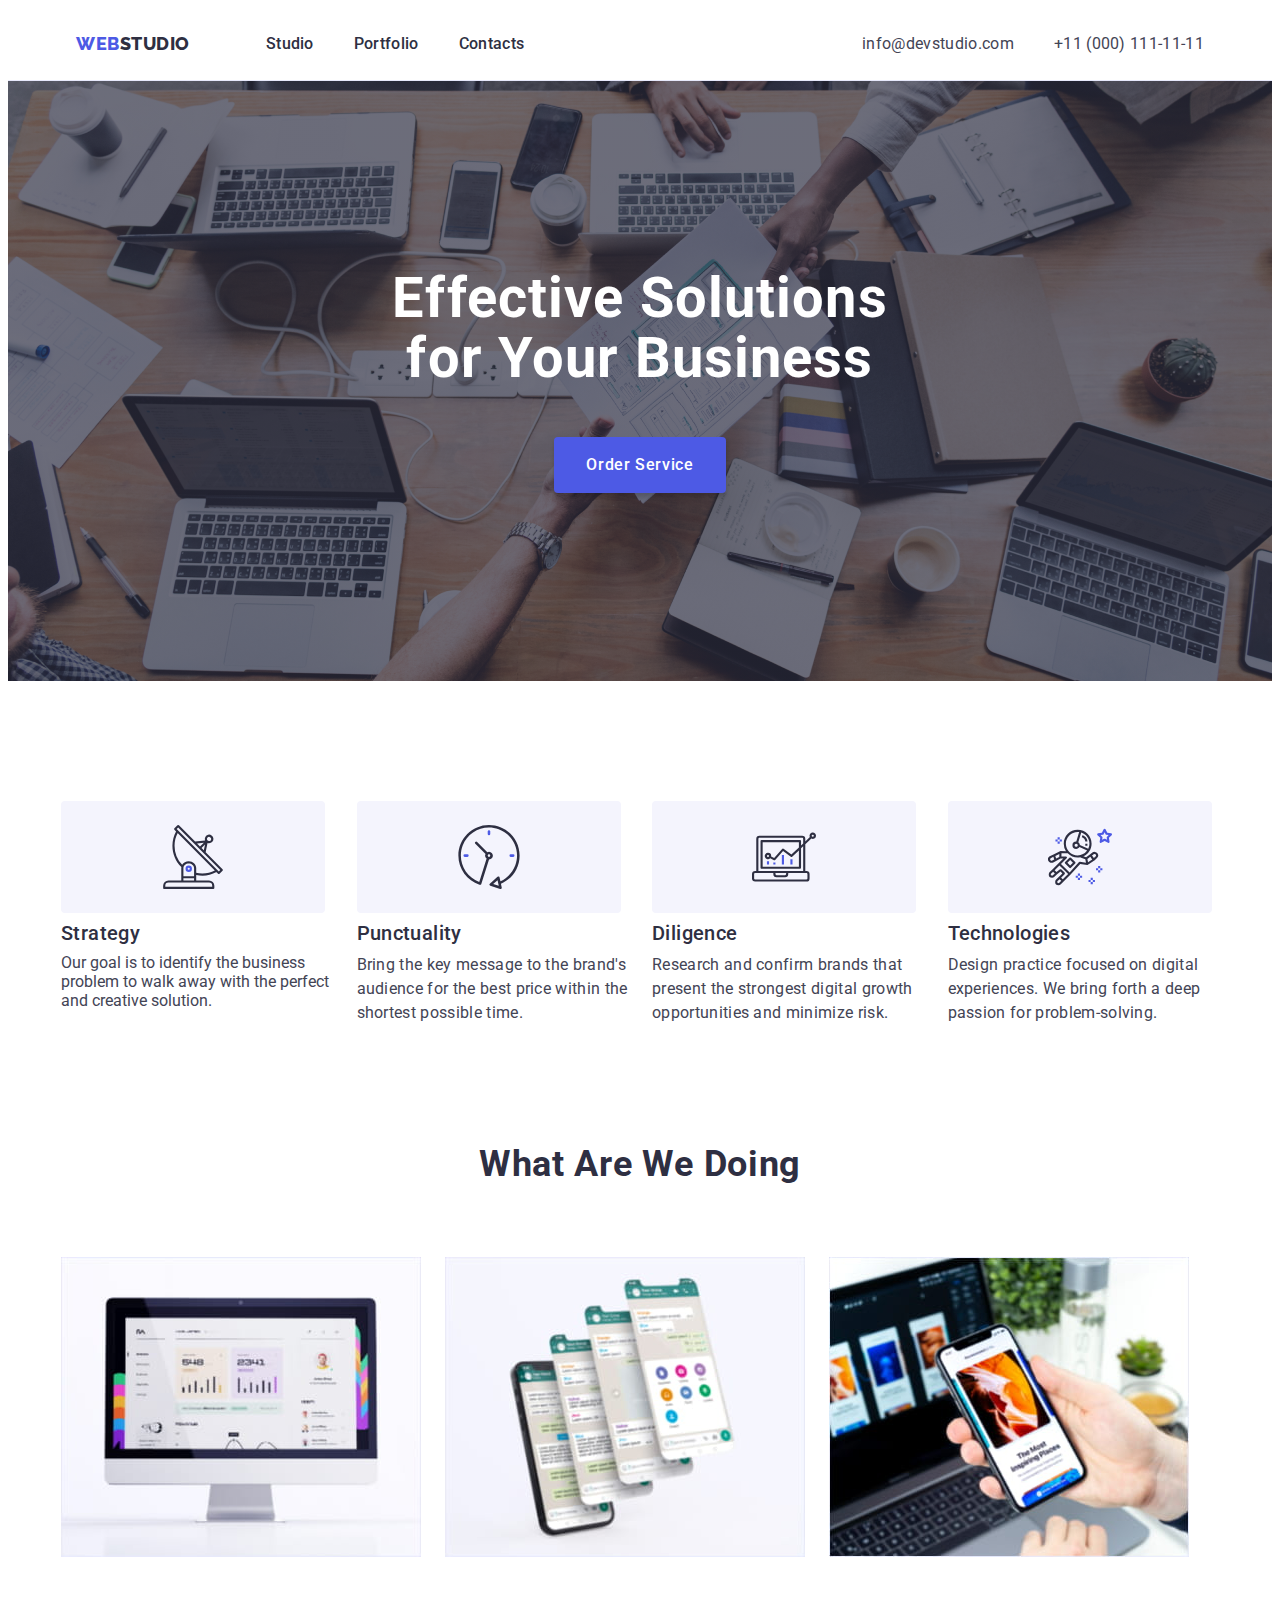
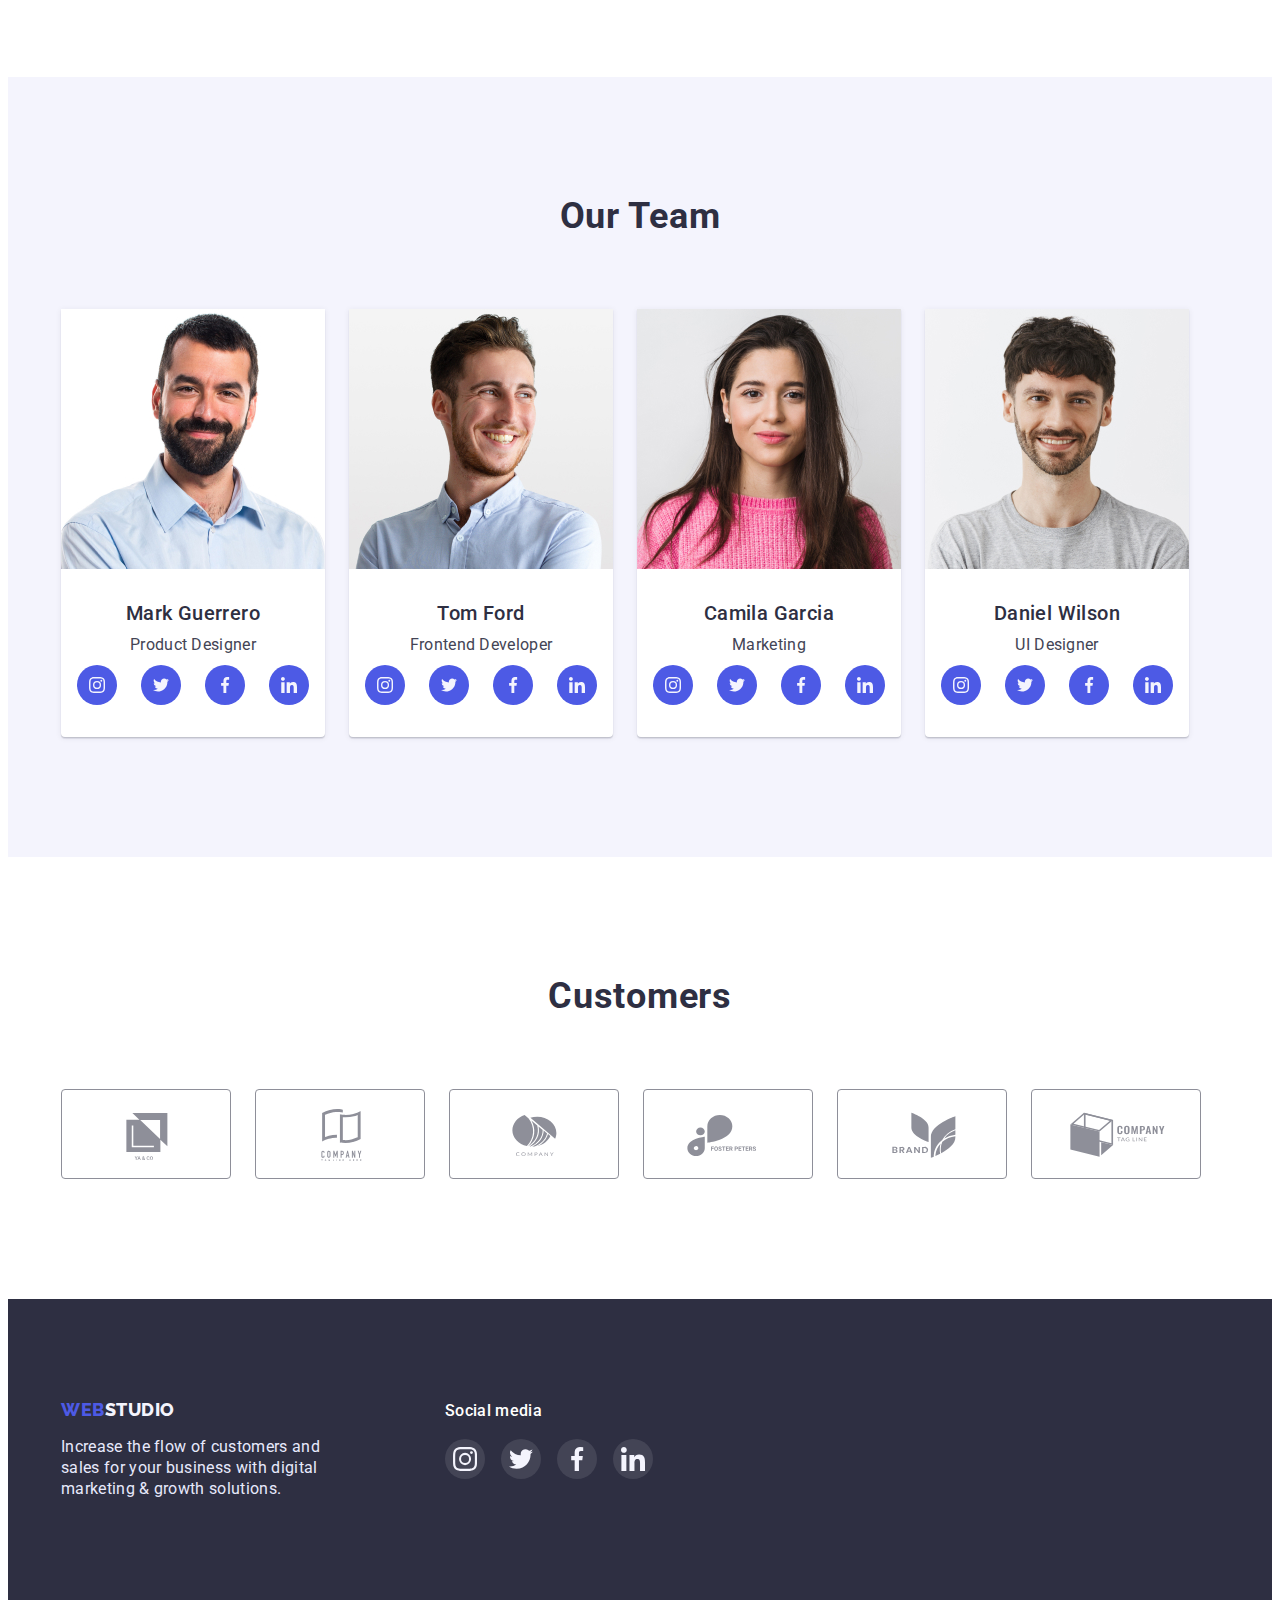
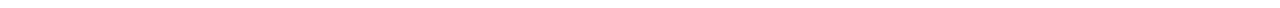
<file: index.html>
<!DOCTYPE html>
<html lang="en">
<head>
    <meta charset="UTF-8">
    <meta http-equiv="X-UA-Compatible" content="IE=edge">
    <meta name="viewport" content="width=device-width, initial-scale=1.0">
    <title>Студія</title>
    <link rel="preconnect" href="https://fonts.googleapis.com">
    <link rel="preconnect" href="https://fonts.gstatic.com" crossorigin>
    <link rel="preconnect" href="https://fonts.googleapis.com">
    <link rel="preconnect" href="https://fonts.gstatic.com" crossorigin>
    <link href="https://fonts.googleapis.com/css2?family=Raleway:wght@800&family=Roboto:wght@400;500;700;900&display=swap"
        rel="stylesheet">
    <link rel="stylesheet" href="https://cdnjs.cloudflare.com/ajax/libs/modern-normalize/1.1.0/modern-normalize.min.css"
        integrity="sha512-wpPYUAdjBVSE4KJnH1VR1HeZfpl1ub8YT/NKx4PuQ5NmX2tKuGu6U/JRp5y+Y8XG2tV+wKQpNHVUX03MfMFn9Q=="
        crossorigin="anonymous" referrerpolicy="no-referrer" />
    <link rel="stylesheet" href="./css/styles.css">
</head>
<body>
    <header class="header">
        <div class="container header-box">
            <nav class="nav-box">
                <a href="./index.html" class="logo link">Web<span class="logo-part">Studio</span></a>
                <ul class="list nav-box-list">
                    <li><a class="list-item link" href="./index.html">Studio</a></li>
                    <li><a class="list-item link" href="./portfolio.html" target="_blank" rel="noreferrer noopener nofollow">Portfolio</a></li>
                    <li><a class="list-item link" href="">Contacts</a></li>
                </ul>
            </nav>
            <address class="address address-box">
                <ul class="list address-box-list">
                    <li><a class="contacts-list-item link" href="mailto:info@devstudio.com">info@devstudio.com</a></li>
                    <li><a class="contacts-list-item link" href="tel:+110001111111">+11 (000) 111-11-11</a></li>
                </ul>
            </address>
        </div>
    </header>
    <main>
        <section class="hero-section">
            <div class="container hero-container hero-bg">
                <h1 class="hero-heading hero-heading-box">Effective Solutions for Your Business</h1>
                <button type="button" class="order-service-button hero-button-box">Order Service</button>
            </div>
        </section>
        <section>
            <div class="container features-box section">
                <h2 class="visually-hidden">Our features</h2>
                <ul class="list features-list-box">
                    <li class="features-list-item">
                        <div class="features-illustration">
                            <svg width="64" height="64">
                                <use href="./images/sprite-icons.svg#antenna"></use>
                            </svg>
                        </div>
                        <h3 class="features-item-heading">Strategy</h3>
                        <p class="features-list-item-description">
                            Our goal is to identify the business
                            problem to walk away with the perfect and creative solution.
                        </p>
                    </li>
                    <li class="features-list-item">
                        <div class="features-illustration">
                            <svg width="64" height="64">
                                <use href="./images/sprite-icons.svg#clock"></use>
                            </svg>
                        </div>
                        <h3 class="features-item-heading">Punctuality</h3>
                        <p class="features-item-description">
                            Bring the key message to the brand's audience for the best
                            price within the shortest possible time.
                        </p>
                    </li>
                    <li class="features-list-item">
                        <div class="features-illustration">
                            <svg width="64" height="64">
                                <use href="./images/sprite-icons.svg#diagram"></use>
                            </svg>
                        </div>
                        <h3 class="features-item-heading">Diligence</h3>
                        <p class="features-item-description">
                            Research and confirm brands that present the strongest digital
                            growth opportunities and minimize risk.
                        </p>
                    </li>
                    <li class="features-list-item">
                        <div class="features-illustration">
                            <svg width="64" height="64">
                                <use href="./images/sprite-icons.svg#astronaut"></use>
                            </svg>
                        </div>
                        <h3 class="features-item-heading">Technologies</h3>
                        <p class="features-item-description">
                            Design practice focused on digital experiences. We bring forth
                            a deep passion for problem-solving.
                        </p>
                    </li>
                </ul>
            </div>
        </section>
        <section>
            <div class="container section products-box">
                <h2 class="products-heading">What are we doing</h2>
                <ul class="list products-list-box">
                    <li>
                        <img src="./images/img-1.jpg" alt="for computer" width="360" height="300">
                    </li>
                    <li>
                        <img src="./images/img-2.jpg" alt="for mobile" width="360" height="300">
                    </li>
                    <li>
                        <img src="./images/img-3.jpg" alt="for computer and mobile" width="360" height="300">
                    </li>
                </ul>
            </div>
        </section>
        <section class="team-section">
            <div class="container section">
                <h2 class="team-heading">Our Team</h2>
                <ul class="list team-list-box">
                    <li class="team-item-box">
                        <img src="./images/photo-1.jpg" alt="Mark Guerrero Product Designer" width="264" height="260">
                        <div class="team-position">
                            <h3 class="team-item-heading">Mark Guerrero</h3>
                            <p class="team-item-description">Product Designer</p>
                            <ul class="list team-social">
                                <li class="social-item">
                                    <a class="link social-link" href="https://www.instagram.com/" target="_blank" rel="noreferrer noopener nofollow">
                                        <svg width="16" height="16">
                                            <use href="./images/sprite-icons.svg#instagram"></use>
                                        </svg>
                                    </a>
                                </li>
                                <li class="social-item">
                                    <a class="link social-link" href="https://twitter.com/?lang=uk" target="_blank" rel="noreferrer noopener nofollow">
                                        <svg width="16" height="16">
                                            <use href="./images/sprite-icons.svg#twitter"></use>
                                        </svg>
                                    </a>
                                </li>
                                <li class="social-item">
                                    <a class="link social-link" href="https://uk-ua.facebook.com/" target="_blank" rel="noreferrer noopener nofollow">
                                        <svg width="16" height="16">
                                            <use href="./images/sprite-icons.svg#facebook"></use>
                                        </svg>
                                    </a>
                                </li>
                                <li class="social-item">
                                    <a class="link social-link" href="https://www.linkedin.com/"  target="_blank" rel="noreferrer noopener nofollow">
                                        <svg width="16" height="16">
                                            <use href="./images/sprite-icons.svg#linkedin"></use>
                                        </svg>
                                    </a>
                                </li>
                            </ul>
                        </div>
                    </li>
                    <li class="team-item-box">
                        <img src="./images/photo-2.jpg" alt="Tom Ford Frontend Developer" width="264" height="260">
                        <div class="team-position">
                            <h3 class="team-item-heading">Tom Ford</h3>
                            <p class="team-item-description">Frontend Developer</p>
                            <ul class="list team-social">
                                <li class="social-item">
                                    <a class="link social-link" href="https://www.instagram.com/" target="_blank" rel="noreferrer noopener nofollow">
                                        <svg width="16" height="16">
                                            <use href="./images/sprite-icons.svg#instagram"></use>
                                        </svg>
                                    </a>
                                </li>
                                <li class="social-item">
                                    <a class="link social-link" href="https://twitter.com/?lang=uk" target="_blank" rel="noreferrer noopener nofollow">
                                        <svg width="16" height="16">
                                            <use href="./images/sprite-icons.svg#twitter"></use>
                                        </svg>
                                    </a>
                                </li>
                                <li class="social-item">
                                    <a class="link social-link" href="https://uk-ua.facebook.com/" target="_blank" rel="noreferrer noopener nofollow">
                                        <svg width="16" height="16">
                                            <use href="./images/sprite-icons.svg#facebook"></use>
                                        </svg>
                                    </a>
                                </li>
                                <li class="social-item">
                                    <a class="link social-link" href="https://www.linkedin.com/" target="_blank" rel="noreferrer noopener nofollow">
                                        <svg width="16" height="16">
                                            <use href="./images/sprite-icons.svg#linkedin"></use>
                                        </svg>
                                    </a>
                                </li>
                            </ul>
                        </div>
                    </li>
                    <li class="team-item-box">
                        <img src="./images/photo-3.jpg" alt="Camila Garcia Marketing" width="264" height="260">
                        <div class="team-position">
                            <h3 class="team-item-heading">Camila Garcia</h3>
                            <p class="team-item-description">Marketing</p>
                            <ul class="list team-social">
                                <li class="social-item">
                                    <a class="link social-link" href="https://www.instagram.com/" target="_blank" rel="noreferrer noopener nofollow">
                                        <svg width="16" height="16">
                                            <use href="./images/sprite-icons.svg#instagram"></use>
                                        </svg>
                                    </a>
                                </li>
                                <li class="social-item">
                                    <a class="link social-link" href="https://twitter.com/?lang=uk" target="_blank" rel="noreferrer noopener nofollow">
                                        <svg width="16" height="16">
                                            <use href="./images/sprite-icons.svg#twitter"></use>
                                        </svg>
                                    </a>
                                </li>
                                <li class="social-item">
                                    <a class="link social-link" href="https://uk-ua.facebook.com/" target="_blank" rel="noreferrer noopener nofollow">
                                        <svg width="16" height="16">
                                            <use href="./images/sprite-icons.svg#facebook"></use>
                                        </svg>
                                    </a>
                                </li>
                                <li class="social-item">
                                    <a class="link social-link" href="https://www.linkedin.com/" target="_blank" rel="noreferrer noopener nofollow">
                                        <svg width="16" height="16">
                                            <use href="./images/sprite-icons.svg#linkedin"></use>
                                        </svg>
                                    </a>
                                </li>
                            </ul>
                        </div>
                    </li>
                    <li class="team-item-box">
                        <img src="./images/photo-4.jpg" alt="Daniel Wilson UI Designer" width="264" height="260">
                        <div class="team-position">
                            <h3 class="team-item-heading">Daniel Wilson</h3>
                            <p class="team-item-description">UI Designer</p>
                            <ul class="list team-social">
                                <li class="social-item">
                                    <a class="link social-link" href="https://www.instagram.com/" target="_blank" rel="noreferrer noopener nofollow">
                                        <svg width="16" height="16">
                                            <use href="./images/sprite-icons.svg#instagram"></use>
                                        </svg>
                                    </a>
                                </li>
                                <li class="social-item">
                                    <a class="link social-link" href="https://twitter.com/?lang=uk" target="_blank" rel="noreferrer noopener nofollow">
                                        <svg width="16" height="16">
                                            <use href="./images/sprite-icons.svg#twitter"></use>
                                        </svg>
                                    </a>
                                </li>
                                <li class="social-item">
                                    <a class="link social-link" href="https://uk-ua.facebook.com/" target="_blank" rel="noreferrer noopener nofollow">
                                        <svg width="16" height="16">
                                            <use href="./images/sprite-icons.svg#facebook"></use>
                                        </svg>
                                    </a>
                                </li>
                                <li class="social-item">
                                    <a class="link social-link" href="https://www.linkedin.com/" target="_blank" rel="noreferrer noopener nofollow">
                                        <svg width="16" height="16">
                                            <use href="./images/sprite-icons.svg#linkedin"></use>
                                        </svg>
                                    </a>
                                </li>
                            </ul>
                        </div>
                    </li>
                </ul>
            </div>
        </section>
        <section>
            <div class="container section">
                <h2 class="customers-heading">Customers</h2>
                <ul class="list customers-list">
                    <li>
                        <a href="" class="customer-link link">
                            <svg class="customer-icon">
                                <use href="./images/sprite-icons.svg#customers-logo-1"></use>
                            </svg>
                        </a>
                    </li>
                    <li>
                        <a href="" class="customer-link link">
                            <svg class="customer-icon">
                                <use href="./images/sprite-icons.svg#customers-logo-2"></use>
                            </svg>
                        </a>
                    </li>
                    <li>
                        <a href="" class="customer-link link">
                            <svg class="customer-icon">
                                <use href="./images/sprite-icons.svg#customers-logo-3"></use>
                            </svg>
                        </a>
                    </li>
                    <li>
                        <a href="" class="customer-link link">
                            <svg class="customer-icon">
                                <use href="./images/sprite-icons.svg#customers-logo-4"></use>
                            </svg>
                        </a>
                    </li>
                    <li>
                        <a href="" class="customer-link link">
                            <svg class="customer-icon">
                                <use href="./images/sprite-icons.svg#customers-logo-5"></use>
                            </svg>
                        </a>
                    </li>
                    <li>
                        <a href="" class="customer-link link">
                            <svg class="customer-icon">
                                <use href="./images/sprite-icons.svg#customers-logo-6"></use>
                            </svg>
                        </a>
                    </li>
                </ul>
            </div>
        </section>
    </main>
    <footer class="footer">
        <div class="container footer-box">
            <div class="footer-info">
                <a href="./index.html" class="logo link">Web<span class="logo-part-footer">Studio</span></a>
                <p class="footer-description">Increase the flow of customers and sales for your business with digital marketing
                    & growth solutions.
                </p>
            </div>
            <div class="container footer-social">
                <h3 class="footer-social-header">Social media</h3>
                <ul class="list footer-social-list">
                    <li class="footer-social-item">
                        <a class="link footer-social-link" href="https://www.instagram.com/" target="_blank" rel="noreferrer noopener nofollow">
                            <svg width="24" height="24">
                                <use href="./images/sprite-icons.svg#instagram"></use>
                            </svg>
                        </a>
                    </li>
                    <li class="footer-social-item">
                        <a class="link footer-social-link" href="https://twitter.com/?lang=uk" target="_blank" rel="noreferrer noopener nofollow">
                            <svg width="24" height="24">
                                <use href="./images/sprite-icons.svg#twitter"></use>
                            </svg>
                        </a>
                    </li>
                    <li class="footer-social-item">
                        <a class="link footer-social-link" href="https://uk-ua.facebook.com/" target="_blank" rel="noreferrer noopener nofollow">
                            <svg width="24" height="24">
                                <use href="./images/sprite-icons.svg#facebook"></use>
                            </svg>
                        </a>
                    </li>
                    <li class="footer-social-item">
                        <a class="link footer-social-link" href="https://www.linkedin.com/" target="_blank" rel="noreferrer noopener nofollow">
                            <svg width="24" height="24">
                                <use href="./images/sprite-icons.svg#linkedin"></use>
                            </svg>
                        </a>
                    </li>
                </ul>
            </div>
        </div>
    </footer>
</body>
</html>
</file>
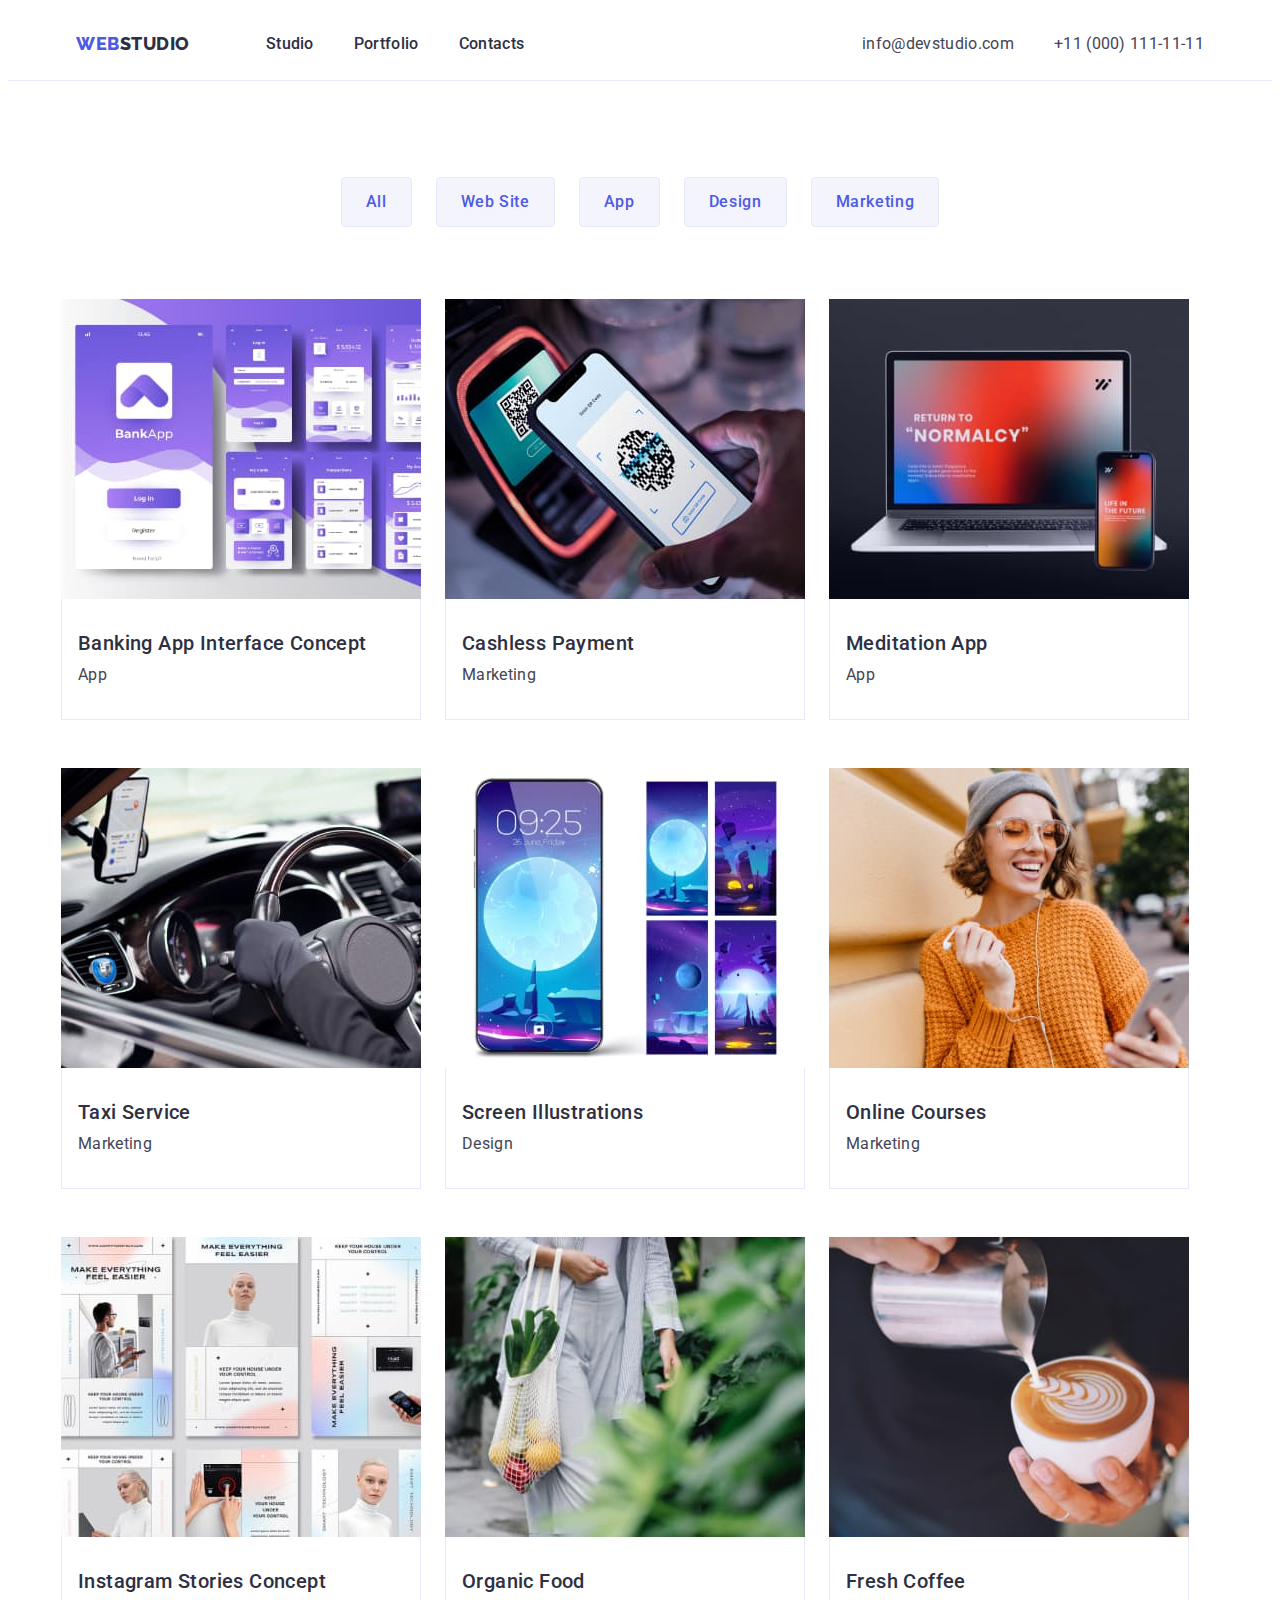
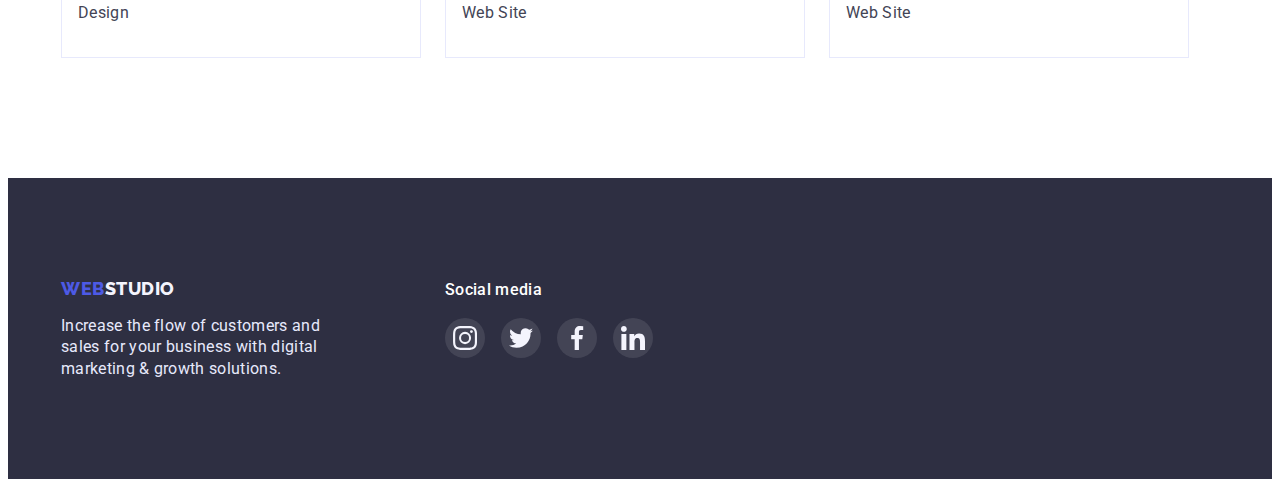
<file: portfolio.html>
<!DOCTYPE html>
<html lang="en">

<head>
    <meta charset="UTF-8">
    <meta http-equiv="X-UA-Compatible" content="IE=edge">
    <meta name="viewport" content="width=device-width, initial-scale=1.0">
    <title>Портфоліо</title>
    <link rel="preconnect" href="https://fonts.googleapis.com">
    <link rel="preconnect" href="https://fonts.gstatic.com" crossorigin>
    <link href="https://fonts.googleapis.com/css2?family=Raleway:wght@800&family=Roboto:wght@400;500;700;900&display=swap"
        rel="stylesheet">
    <link rel="stylesheet" href="https://cdnjs.cloudflare.com/ajax/libs/modern-normalize/1.1.0/modern-normalize.min.css"
        integrity="sha512-wpPYUAdjBVSE4KJnH1VR1HeZfpl1ub8YT/NKx4PuQ5NmX2tKuGu6U/JRp5y+Y8XG2tV+wKQpNHVUX03MfMFn9Q=="
        crossorigin="anonymous" referrerpolicy="no-referrer" />
    <link rel="stylesheet" href="./css/styles.css">
</head>

<body>
    <header class="header">
        <div class="container header-box">
            <nav class="nav-box">
                <a href="./index.html" class="logo link">Web<span class="logo-part">Studio</span></a>
                <ul class="list nav-box-list">
                    <li><a class="list-item link" href="./index.html" target="_blank" rel="noreferrer noopener nofollow">Studio</a></li>
                    <li><a class="list-item link" href="./portfolio.html">Portfolio</a></li>
                    <li><a class="list-item link" href="">Contacts</a></li>
                </ul>
            </nav>
            <address class="address address-box">
                <ul class="list address-box-list">
                    <li><a class="contacts-list-item link" href="mailto:info@devstudio.com">info@devstudio.com</a></li>
                    <li><a class="contacts-list-item link" href="tel:+110001111111">+11 (000) 111-11-11</a></li>
                </ul>
            </address>
        </div>
    </header>
    <main>
        <section>
            <div class="container portfolio">
                <h1 class="visually-hidden">Portfolio</h1>
                <ul class="list buttons-box">
                    <li>
                        <button type="button" class="filter-button">All</button>
                    </li>
                    <li>
                        <button type="button" class="filter-button">Web Site</button>
                    </li>
                    <li>
                        <button type="button" class="filter-button">App</button>
                    </li>
                    <li>
                        <button type="button" class="filter-button">Design</button>
                    </li>
                    <li>
                        <button type="button" class="filter-button">Marketing</button>
                    </li>
                </ul>
                <ul class="list filters-box">
                    <li>
                        <a href="" class="filter-item link"><img src="./images/portfolio-1-1.jpg" alt="BankingcApp" width="360" height="300">
                            <div class="item-text">
                                <h2 class="filter-item-heading">Banking App Interface Concept</h2>
                                <p class="filter-item-description">App</p>
                            </div>
                        </a>
                    </li>
                    <li>
                        <a href="" class="filter-item link"><img src="./images/portfolio-1-2.jpg" alt="Marketing" width="360" height="300">
                            <div class="item-text">
                                <h2 class="filter-item-heading">Cashless Payment</h2>
                                <p class="filter-item-description">Marketing</p>
                            </div>
                        </a>
                    </li>
                    <li>
                        <a href="" class="filter-item link"><img src="./images/portfolio-1-3.jpg" alt="Meditaion App" width="360" height="300">
                            <div class="item-text">
                                <h2 class="filter-item-heading">Meditation App</h2>
                                <p class="filter-item-description">App</p>
                            </div>
                        </a>
                    </li>
                    <li>
                        <a href="" class="filter-item link"><img src="./images/portfolio-2-1.jpg" alt="Taxi Service" width="360" height="300">
                            <div class="item-text">
                                <h2 class="filter-item-heading">Taxi Service</h2>
                                <p class="filter-item-description">Marketing</p>
                            </div>
                        </a>
                    </li>
                    <li>
                        <a href="" class="filter-item link"><img src="./images/portfolio-2-2.jpg" alt="Screen Illustrations" width="360"
                                height="300">
                            <div class="item-text">
                                <h2 class="filter-item-heading">Screen Illustrations</h2>
                                <p class="filter-item-description">Design</p>
                            </div>
                        </a>
                    </li>
                    <li>
                        <a href="" class="filter-item link"><img src="./images/portfolio-2-3.jpg" alt="Online Courses" width="360" height="300">
                            <div class="item-text">
                                <h2 class="filter-item-heading">Online Courses</h2>
                                <p class="filter-item-description">Marketing</p>
                            </div>
                        </a>
                    </li>
                    <li>
                        <a href="" class="filter-item link"><img src="./images/portfolio-3-1.jpg" alt="Instagram Stories Concept" width="360"
                                height="300">
                            <div class="item-text">
                                <h2 class="filter-item-heading">Instagram Stories Concept</h2>
                                <p class="filter-item-description">Design</p>
                            </div>
                        </a>
                    </li>
                    <li>
                        <a href="" class="filter-item link"><img src="./images/portfolio-3-2.jpg" alt="Organic Food" width="360" height="300">
                            <div class="item-text">
                                <h2 class="filter-item-heading">Organic Food</h2>
                                <p class="filter-item-description">Web Site</p>
                            </div>
                        </a>
                    </li>
                    <li>
                        <a href="" class="filter-item link"><img src="./images/portfolio-3-3.jpg" alt="Fresh Coffee" width="360" height="300">
                            <div class="item-text">
                                <h2 class="filter-item-heading">Fresh Coffee</h2>
                                <p class="filter-item-description">Web Site</p>
                            </div>
                        </a>
                    </li>
                </ul>
            </div>
        </section>
    </main>
    <footer class="footer">
        <div class="container footer-box">
            <div class="footer-info">
                <a href="./index.html" class="logo link">Web<span class="logo-part-footer">Studio</span></a>
                <p class="footer-description">Increase the flow of customers and sales for your business with digital
                    marketing
                    & growth solutions.
                </p>
            </div>
            <div class="container footer-social">
                <h3 class="footer-social-header">Social media</h3>
                <ul class="list footer-social-list">
                    <li class="footer-social-item">
                        <a class="link footer-social-link" href="https://www.instagram.com/" target="_blank"
                            rel="noreferrer noopener nofollow">
                            <svg width="24" height="24">
                                <use href="./images/sprite-icons.svg#instagram"></use>
                            </svg>
                        </a>
                    </li>
                    <li class="footer-social-item">
                        <a class="link footer-social-link" href="https://twitter.com/?lang=uk" target="_blank"
                            rel="noreferrer noopener nofollow">
                            <svg width="24" height="24">
                                <use href="./images/sprite-icons.svg#twitter"></use>
                            </svg>
                        </a>
                    </li>
                    <li class="footer-social-item">
                        <a class="link footer-social-link" href="https://uk-ua.facebook.com/" target="_blank"
                            rel="noreferrer noopener nofollow">
                            <svg width="24" height="24">
                                <use href="./images/sprite-icons.svg#facebook"></use>
                            </svg>
                        </a>
                    </li>
                    <li class="footer-social-item">
                        <a class="link footer-social-link" href="https://www.linkedin.com/" target="_blank"
                            rel="noreferrer noopener nofollow">
                            <svg width="24" height="24">
                                <use href="./images/sprite-icons.svg#linkedin"></use>
                            </svg>
                        </a>
                    </li>
                </ul>
            </div>
        </div>
    </footer>
</body>

</html>
</file>
<file: css/styles.css>
/* Main color:  #FFFFFF */
/* First color:  #2E2F42 */
/* Second color:  #F4F4FD */
/* Elements color: #4D5AE5  */
/* Hero button focus color: #404BBF  */
/* Primary text color(p): #434455 */



:root{
    --primary-bg-color: #ffffff;
    --first-bg-color: #2E2F42;
    --second-bg-color: #F4F4FD;
    --primary-text-color: #434455;
    --first-text-color: #2E2F42;
    --second-text-color: #ffffff;
    --header-hover-color: #404BBF;
    --order-service-button-color: #4D5AE5;
    --customers-icon-color: #8E8F99;
}

p,
h1,
h2,
h3,
h4,
h5,
h6 {
    margin: 0;
}

ul {
    padding-left: 0;
    margin: 0;
}

img {
    display: block;
    max-width: 100%;
    height: auto;
}

body {
    font-family: Roboto, sans-serif;
    color: var(--primary-text-color);

}

.container {
    display: block;
    width: 1158px;
    padding-left: 15px;
    padding-right: 15px;
    /* outline: 2px solid tomato; */
    margin: 0 auto;
    align-items: center;
}

.section {
    padding-top: 120px;
    padding-bottom: 120px;
}

/* Логотип */
.logo {
    font-family: Raleway, sans-serif;
    font-style: normal;
    font-weight: 800;
    font-size: 18px;
    line-height: 1.17;
    display: flex;
    align-items: center;
    letter-spacing: 0.03em;
    text-transform: uppercase;
    color: var(--order-service-button-color);
}

.link {
    text-decoration: none;
}

.logo-part {
    color: var(--first-bg-color);
}

/* Навігація */
.list {
    list-style: none;
}

.list-item {
    font-style: normal;
    font-weight: 500;
    font-size: 16px;
    line-height: 1.5;
    letter-spacing: 0.02em;
    color: var(--first-text-color);
}

.list-item:hover,
.list-item:focus {
    color: var(--header-hover-color)
}
.header {
    display: flex;
    border-bottom: 1px solid #E7E9FC;
} 

.header-box {
    box-sizing: border-box;
    background: #FFFFFF;
    display: flex;
    justify-content: space-between;
    padding-top: 24px;
    padding-bottom: 24px;
}

.nav-box {
    display: flex;
    align-items: center;
}

.nav-box-list {
    display: flex;
    flex-direction: row;
    align-items: center;
    padding: 0px;
    gap: 40px;
    margin-left: 76px;
}


/* Контакти */

.address {
    font-style: normal;
}

.contacts-list-item {
    font-style: normal;
    font-weight: 400;
    font-size: 16px;
    line-height: 1.5;
    letter-spacing: 0.02em;
    color: var(--primary-text-color);
}

.contacts-list-item:hover,
.contacts-list-item:focus {
    color: var(--header-hover-color)
}

.address-box {
    display: flex;
}

.address-box-list {
    display: flex;
    gap: 40px;
}

/* Hero section */

.hero-section {
    /* background-color: var(--first-bg-color); */
    max-width: 1440px;
    height: 600px;
    margin-left: auto;
    margin-right: auto;
     background-image: linear-gradient(
        to right, 
       
        rgba(46, 47, 66,0.7),
        rgba(46, 47, 66,0.7)
    ),  
    url('../images/people-office.jpg');
    background-color: #2E2F42;
    background-repeat: no-repeat;
    background-size: cover;
    background-position: center;
}

.hero-container {
    padding-top: 188px;
    padding-bottom: 188px;
    margin-left: auto;
    margin-right: auto;
}

/* .hero-bg {
    max-width: 1440px;
    height: 600px;
    margin-left: auto;
    margin-right: auto;
} */

.hero-heading-box {
    max-width: 496px;
    margin: 0 auto;
}

.hero-heading {
    font-style: normal;
    font-weight: 700;
    font-size: 56px;
    line-height: 1.07;
    text-align: center;
    letter-spacing: 0.02em;
    color: var(--second-text-color);
}

.order-service-button {
    color: var(--second-text-color);
    font-family: Roboto, sans-serif;
    font-style: normal;
    font-weight: 500;
    font-size: 16px;
    line-height: 24px;
    letter-spacing: 0.04em;
    background-color: var(--order-service-button-color);
    cursor: pointer;
}

.order-service-button:is(:hover, :focus) {
    background-color: var(--header-hover-color);
}

.hero-button-box {
    display: flex;
    flex-direction: row;
    align-items: flex-start;
    padding: 16px 32px;
    gap: 10px;
    box-shadow: 0px 4px 4px rgba(0, 0, 0, 0.15);
    border-radius: 4px;
    margin: 48px auto;
    border: none;
}

/* Features */

.visually-hidden {
    position: absolute;
    width: 1px;
    height: 1px;
    margin: -1px;
    border: 0;
    padding: 0;
    white-space: nowrap;
    clip-path: inset(100%);
    clip: rect(0 0 0 0);
    overflow: hidden;
}

.features-box {
    display: flex;
    background-color: #fff;
}

.features-list-box {
    display: flex;
    justify-content: center;
    gap: 24px;

}

.features-list-item {
    flex-basis: calc((100% - 72px) / 4);
}

.features-illustration {
    display: flex;
    background-color: #F4F4FD;
    width: 264px;
    height: 112px;
    justify-content: center;
    align-items: center;
    margin-bottom: 8px;
    border-radius: 4px;
}

.features-item-heading {
    color: var(--first-text-color);
    font-style: normal;
    font-weight: 500;
    font-size: 20px;
    line-height: 1.2;
    letter-spacing: 0.02em;
    margin-bottom: 8px;
}

.features-item-description {
    font-style: normal;
    font-weight: 400;
    font-size: 16px;
    line-height: 1.5;
    letter-spacing: 0.02em;
    color: var(--primary-text-color);
}

/* Що ми робимо */

.products-box {
    padding-top: 0;
}

.products-list-box {
    display: flex;
    align-items: center;
    gap: 24px;
}

.products-heading {
    color: var(--first-text-color);
    font-style: normal;
    font-weight: 700;
    font-size: 36px;
    line-height: 1.11;
    text-align: center;
    letter-spacing: 0.02em;
    text-transform: capitalize;
    margin-bottom: 72px;
    
}

/* Наша команда */

.team-section {
    background-color: #F4F4FD;
}

.team-list-box {
    display: flex;
    align-items: center;
    gap: 24px;
}

.team-item-box {
    display: flex;
    flex-direction: column;
    justify-content: center;
    align-items: center;
    
    background: #FFFFFF;
    box-shadow: 0px 1px 6px rgba(46, 47, 66, 0.08), 
                0px 1px 1px rgba(46, 47, 66, 0.16), 
                0px 2px 1px rgba(46, 47, 66, 0.08);
    border-radius: 0px 0px 4px 4px;
}

.team-heading {
    color: var(--first-text-color);
    font-style: normal;
    font-weight: 700;
    font-size: 36px;
    line-height: 1.11;
    text-align: center;
    letter-spacing: 0.02em;
    text-transform: capitalize;
    margin-bottom: 72px;
}

.team-item-heading {
    font-style: normal;
    font-weight: 500;
    font-size: 20px;
    line-height: 1.2;
    text-align: center;
    letter-spacing: 0.02em;
    color: var(--first-text-color);
    margin-bottom: 8px;
}

.team-item-description {
    color: var(--primary-text-color);
    font-style: normal;
    font-weight: 400;
    font-size: 16px;
    line-height: 1.5;
    text-align: center;
    letter-spacing: 0.02em;
    margin-bottom: 8px;
}

.team-social {
    display: flex;
    justify-content: center;
    gap: 24px;
}

.social-item {
    width: 40px;
    height: 40px;
}

.social-link {
    display: flex;
    width: 100%;
    height: 100%;
    border-radius: 50%;
    fill: var(--second-bg-color);
    background-color: var(--order-service-button-color);
    justify-content: center;
    align-items: center;
}

.social-link:is(:hover, :focus){
    background-color: var(--header-hover-color) ;
}

.team-position {
    padding-top: 32px;
    padding-bottom: 32px;
}

/* Клієнти */



.customers-heading {
    color: var(--first-text-color);
    font-style: normal;
    font-weight: 700;
    font-size: 36px;
    line-height: 1.11;
    text-align: center;
    letter-spacing: 0.02em;
    text-transform: capitalize;
    margin-bottom: 72px;
}

.customers-list {
    display: flex;
    align-items: center;
    gap: 24px;
}

.customer-link {
    display: flex;
    justify-content: center;
    align-items: center;
    display: flex;
    width: 168px;
    height: 88px;
    border: 1px var(--customers-icon-color) solid;
    border-radius: 4px;
    color: var(--customers-icon-color);
}

.customer-icon {
    width: 104px;
    height: 56px;
    fill: currentColor;
}

.customer-icon:is(:hover, :focus) {
    fill: var(--header-hover-color);
}

.customer-link:is(:hover, :focus) {
    border: 1px var(--header-hover-color) solid;
}


/* Футер */

.footer {
    background-color: var(--first-bg-color);    
}

.footer-box {
    padding-top: 100px;
    padding-bottom: 100px;
    margin-left: auto;
    margin-right: auto;
    display: flex;
    align-items: flex-start;
}

.footer-info {
    max-width: 264px;
}

.footer-description {
    color: #E7E9FC;
    font-style: normal;
    font-weight: 400;
    font-size: 16px;
    line-height: 1.33;
    letter-spacing: 0.02em;
    margin-top: 16px;
}

.logo-part-footer {
    color: #f4f4fd;
}

.footer-social {
    /* display: flex; */
    width: 208px;
    height: 80px;
    margin-left: 120px;
    padding-left: 0;
    padding-right: 0;
}

.footer-social-header {
    font-style: normal;
    font-weight: 500;
    font-size: 16px;
    line-height: 1.5;
    letter-spacing: 0.02em;
    color: #FFFFFF;
    margin-bottom: 16px;
}

.footer-social-list {
    display: flex;
    gap: 16px;
}

.footer-social-item {
    width: 40px;
    height: 40px;
}

.footer-social-link {
    display: flex;
    width: 100%;
    height: 100%;
    border-radius: 50%;
    fill: var(--second-bg-color);
    background-color: rgba(255, 255, 255, 0.1);
    justify-content: center;
    align-items: center;
}

.footer-social-link:is(:hover, :focus) {
    background-color: #31D0AA;
}

/* Сторінка Портфоліо */
/* Фільтр */

.portfolio {
    padding-top: 96px;
    padding-bottom: 120px;
}

.filter-button {
    color: var(--order-service-button-color);
    background-color: var(--second-bg-color);
    font-family: Roboto, sans-serif;
    font-style: normal;
    font-weight: 500;
    font-size: 16px;
    line-height: 1.5;
    display: flex;
    align-items: center;
    text-align: center;
    letter-spacing: 0.04em;
    border: 1px solid #E7E9FC;
    border-radius: 4px;
    cursor: pointer;
    flex-direction: row;
    justify-content: center;
    padding: 12px 24px;
}

.filter-button:hover, .filter-button:focus {
    color: var(--primary-bg-color);
    background-color: var(--header-hover-color);
    box-shadow: 0px 3px 1px rgba(0, 0, 0, 0.1), 
                0px 2px 1px rgba(0, 0, 0, 0.08), 
                0px 2px 2px rgba(0, 0, 0, 0.12);
}

.buttons-box {
    display: flex;
    flex-direction: row;
    justify-content: center;
    align-items: center;
    gap: 24px;
    margin-bottom: 72px;
}

.filters-box {
    display: flex;
    flex-wrap: wrap;
    gap: 48px 24px;
}

.filter-item {
    display: block;
    box-sizing: border-box;
    background: #FFFFFF;
    flex-basis: calc((100% - 48px)/3);
}

.filter-item:is(:hover, :focus) {
    box-shadow: 0px 1px 6px rgba(46, 47, 66, 0.08), 
                0px 1px 1px rgba(46, 47, 66, 0.16), 
                0px 2px 1px rgba(46, 47, 66, 0.08);
}

.filter-item-heading {
    color: var(--first-bg-color);
    font-style: normal;
    font-weight: 500;
    font-size: 20px;
    line-height: 1.2;
    letter-spacing: 0.02em;
    margin-bottom: 8px;
}

.filter-item-description {
    color: var(--primary-text-color);
    font-style: normal;
    font-weight: 400;
    font-size: 16px;
    line-height: 1.5;
    letter-spacing: 0.02em;
}

.item-text {
    display: flex;
    flex-wrap: wrap;
    flex-direction: column;
    padding-top: 32px;
    padding-left: 16px;
    padding-bottom: 32px;
    border: 1px solid #E7E9FC;
    border-top: none; 
}
</file>
